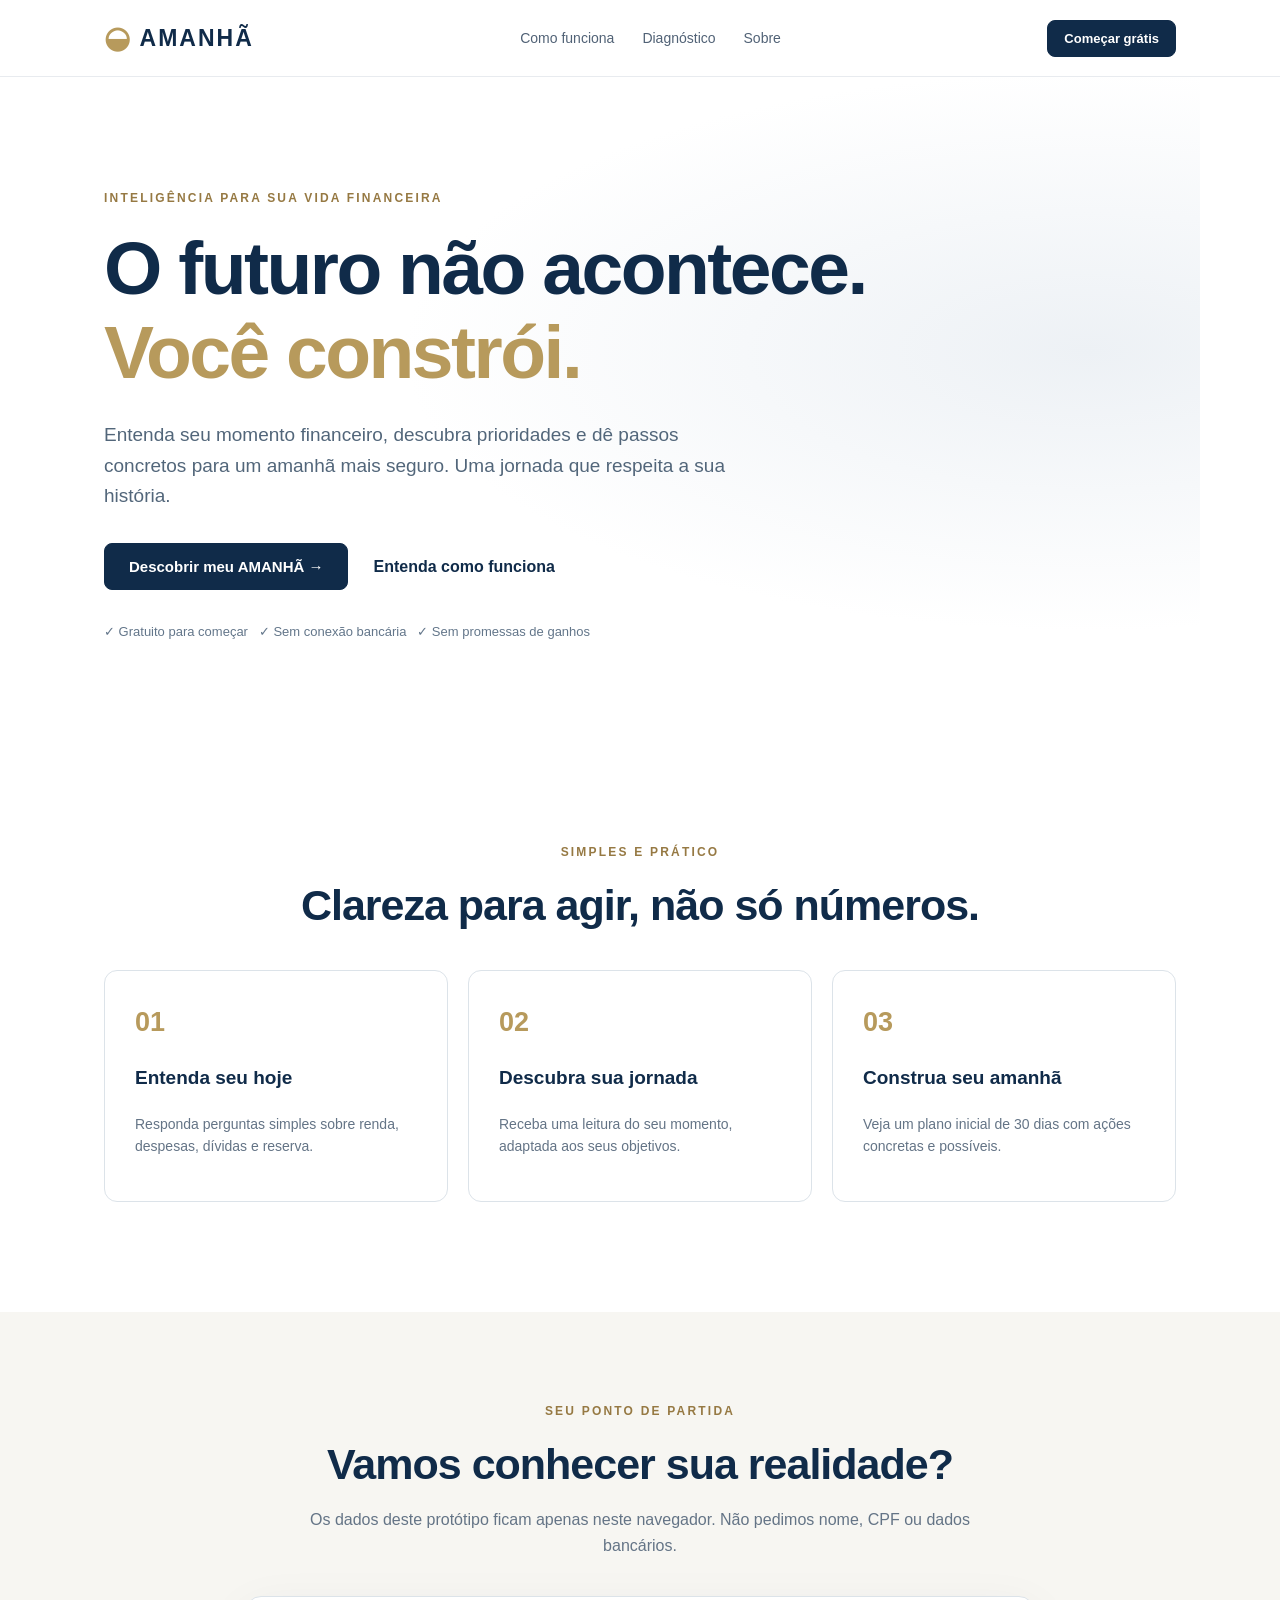
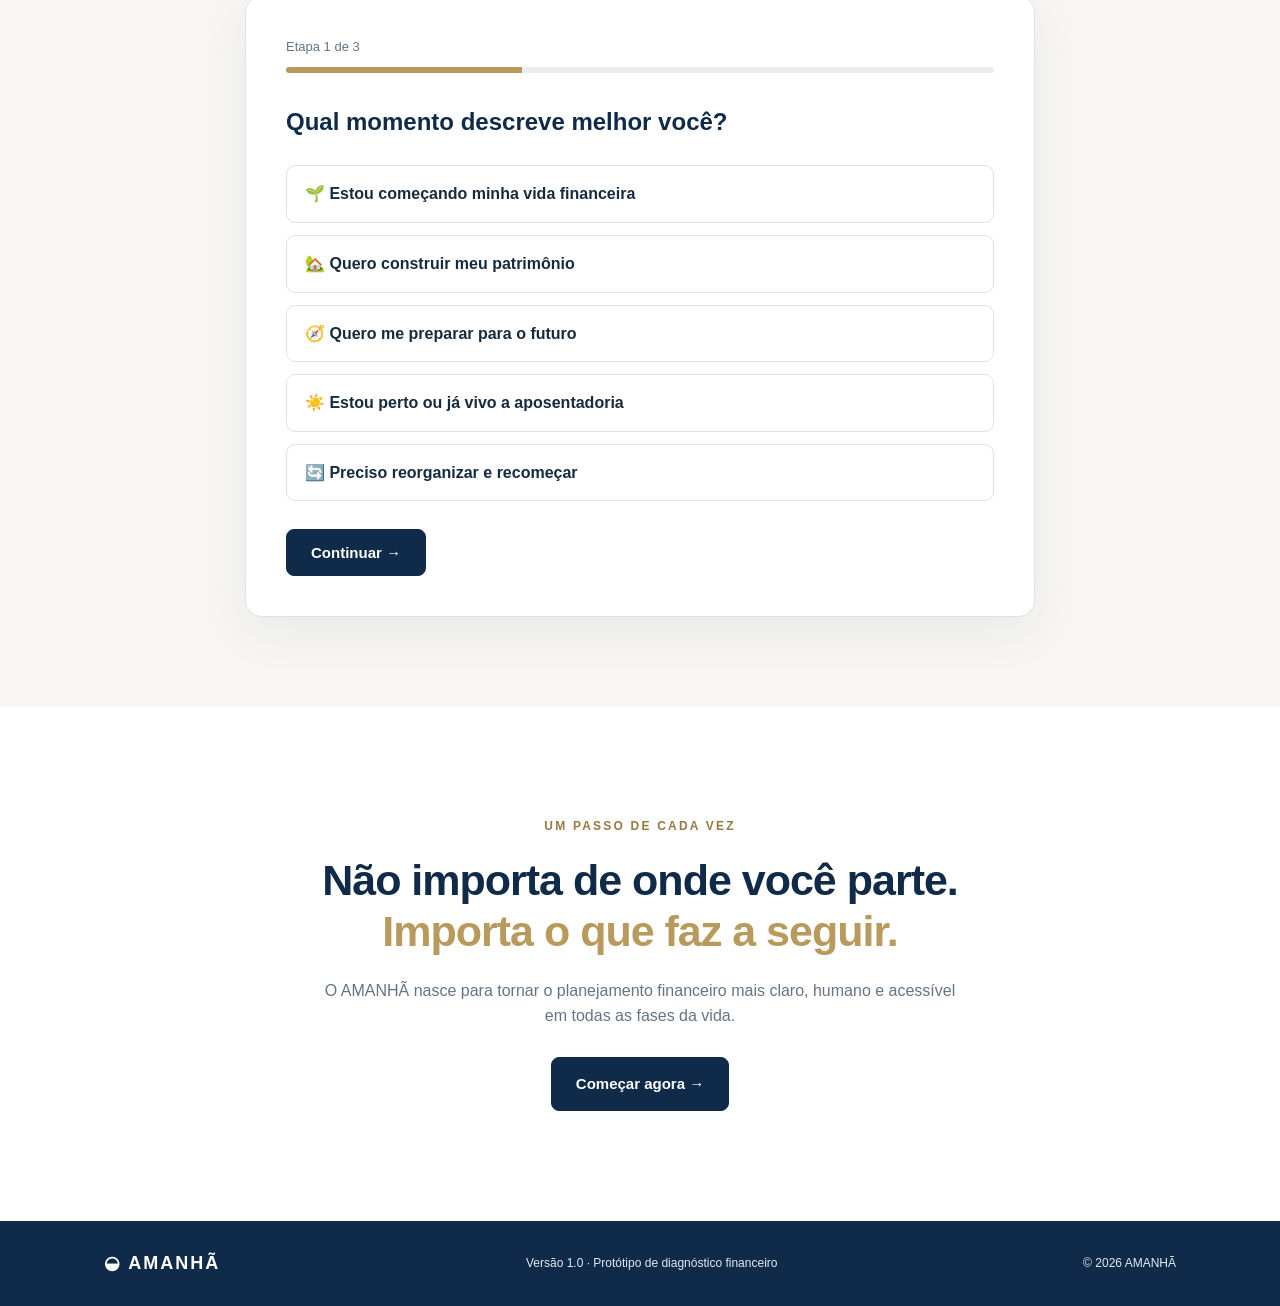
<file: amanha-v1/index.html>
<!doctype html><html lang="pt-BR"><head><meta charset="utf-8"><meta name="viewport" content="width=device-width,initial-scale=1"><meta name="theme-color" content="#102b49"><title>AMANHÃ | Seu futuro começa hoje</title><link rel="stylesheet" href="styles.css"></head><body><header><div class="wrap nav"><a class="logo" href="#inicio"><span class="sun">◒</span> AMANHÃ</a><nav><a href="#como">Como funciona</a><a href="#diagnostico">Diagnóstico</a><a href="#sobre">Sobre</a></nav><button id="startTop" class="small">Começar grátis</button></div></header><main><section id="inicio" class="hero wrap"><div class="eyebrow">INTELIGÊNCIA PARA SUA VIDA FINANCEIRA</div><h1>O futuro não acontece.<br><em>Você constrói.</em></h1><p>Entenda seu momento financeiro, descubra prioridades e dê passos concretos para um amanhã mais seguro. Uma jornada que respeita a sua história.</p><div class="actions"><button id="startHero">Descobrir meu AMANHÃ →</button><a class="secondary" href="#como">Entenda como funciona</a></div><div class="trust">✓ Gratuito para começar &nbsp; ✓ Sem conexão bancária &nbsp; ✓ Sem promessas de ganhos</div></section><section id="como" class="wrap"><div class="sectionhead"><div class="eyebrow">SIMPLES E PRÁTICO</div><h2>Clareza para agir, não só números.</h2></div><div class="cards"><article><div class="symbol">01</div><h3>Entenda seu hoje</h3><p>Responda perguntas simples sobre renda, despesas, dívidas e reserva.</p></article><article><div class="symbol">02</div><h3>Descubra sua jornada</h3><p>Receba uma leitura do seu momento, adaptada aos seus objetivos.</p></article><article><div class="symbol">03</div><h3>Construa seu amanhã</h3><p>Veja um plano inicial de 30 dias com ações concretas e possíveis.</p></article></div></section><section id="diagnostico" class="form-section"><div class="wrap"><div class="sectionhead"><div class="eyebrow">SEU PONTO DE PARTIDA</div><h2>Vamos conhecer sua realidade?</h2><p>Os dados deste protótipo ficam apenas neste navegador. Não pedimos nome, CPF ou dados bancários.</p></div><div class="panel"><div id="wizard"><div class="progress"><span id="progressText">Etapa 1 de 3</span><div class="track"><div id="progressBar"></div></div></div><form id="diagForm" novalidate><div class="step" data-step="1"><h3>Qual momento descreve melhor você?</h3><div class="choices"><label><input type="radio" name="journey" value="comecar" required><span>🌱 Estou começando minha vida financeira</span></label><label><input type="radio" name="journey" value="construir"><span>🏡 Quero construir meu patrimônio</span></label><label><input type="radio" name="journey" value="consolidar"><span>🧭 Quero me preparar para o futuro</span></label><label><input type="radio" name="journey" value="viver"><span>☀️ Estou perto ou já vivo a aposentadoria</span></label><label><input type="radio" name="journey" value="recomecar"><span>🔄 Preciso reorganizar e recomeçar</span></label></div></div><div class="step hidden" data-step="2"><h3>Como estão suas finanças hoje?</h3><div class="fields"><label>Renda mensal total (R$)<input name="income" type="number" min="0" max="100000000" step="0.01" placeholder="Ex.: 6000" required></label><label>Despesas mensais totais (R$)<input name="expenses" type="number" min="0" max="100000000" step="0.01" placeholder="Ex.: 4800" required></label><label>Valor disponível em reserva (R$)<input name="reserve" type="number" min="0" max="100000000" step="0.01" placeholder="Ex.: 3000" required></label><label>Total aproximado de dívidas (R$)<input name="debt" type="number" min="0" max="100000000" step="0.01" placeholder="Ex.: 10000" required></label></div></div><div class="step hidden" data-step="3"><h3>Qual sua prioridade neste momento?</h3><div class="choices"><label><input type="radio" name="goal" value="equilibrar" required><span>Equilibrar meu orçamento</span></label><label><input type="radio" name="goal" value="dividas"><span>Organizar e reduzir dívidas</span></label><label><input type="radio" name="goal" value="reserva"><span>Criar minha reserva de emergência</span></label><label><input type="radio" name="goal" value="futuro"><span>Planejar objetivos de longo prazo</span></label></div></div><p id="error" role="alert" class="error hidden"></p><div class="formactions"><button type="button" class="outline hidden" id="back">← Voltar</button><button type="button" id="next">Continuar →</button><button type="submit" class="hidden" id="finish">Ver meu diagnóstico →</button></div></form></div><div id="results" class="hidden" aria-live="polite"><div class="resulthead"><div class="eyebrow">SEU DIAGNÓSTICO INICIAL</div><h2 id="resultTitle"></h2><p id="resultIntro"></p></div><div class="metrics"><div><small>Saldo mensal estimado</small><strong id="balance"></strong></div><div><small>Reserva em meses de despesas</small><strong id="coverage"></strong></div><div><small>Dívidas informadas</small><strong id="debts"></strong></div></div><div class="notice" id="insight"></div><h3>Seu plano de ação para os próximos 30 dias</h3><div id="tasks" class="tasks"></div><div class="resultactions"><button id="print">Imprimir / salvar em PDF</button><button class="outline" id="restart">Novo diagnóstico</button></div><p class="disclaimer">Esta é uma orientação educacional inicial baseada exclusivamente nos valores informados. Não é aconselhamento financeiro individualizado, nem substitui a avaliação de um profissional. As projeções não garantem resultados.</p></div></div></div></section><section id="sobre" class="wrap closing"><div class="eyebrow">UM PASSO DE CADA VEZ</div><h2>Não importa de onde você parte.<br><em>Importa o que faz a seguir.</em></h2><p>O AMANHÃ nasce para tornar o planejamento financeiro mais claro, humano e acessível em todas as fases da vida.</p><a class="primarylink" href="#diagnostico">Começar agora →</a></section></main><footer><div class="wrap foot"><strong>◒ AMANHÃ</strong><span>Versão 1.0 · Protótipo de diagnóstico financeiro</span><span>© 2026 AMANHÃ</span></div></footer><script src="app.js" defer></script></body></html>
</file>
<file: amanha-v1/styles.css>
:root{--navy:#102b49;--navy2:#173a5d;--gold:#b79a5c;--cream:#f7f6f2;--ink:#172b3f;--muted:#647486;--line:#dce3e9}*{box-sizing:border-box}html{scroll-behavior:smooth}body{margin:0;font-family:Inter,-apple-system,BlinkMacSystemFont,"Segoe UI",sans-serif;color:var(--ink);background:white;line-height:1.6}.wrap{max-width:1120px;margin:auto;padding:0 24px}header{border-bottom:1px solid #e8ebef;background:#fff;position:sticky;top:0;z-index:5}.nav{height:76px;display:flex;align-items:center;justify-content:space-between;gap:20px}.logo{text-decoration:none;color:var(--navy);font-size:23px;font-weight:800;letter-spacing:2px}.sun{color:var(--gold);font-size:30px;vertical-align:-2px}nav{display:flex;gap:28px}nav a{color:#516276;text-decoration:none;font-size:14px}button,.primarylink{background:var(--navy);color:white;border:1px solid var(--navy);border-radius:8px;padding:14px 24px;font-weight:700;cursor:pointer;font-size:15px;text-decoration:none;display:inline-block}button:hover,.primarylink:hover{background:var(--navy2)}button.small{padding:10px 16px;font-size:13px}.hero{padding-top:112px;padding-bottom:120px;background:radial-gradient(ellipse at 90% 40%,#edf1f5 0,transparent 48%)}.eyebrow{font-size:12px;font-weight:800;letter-spacing:2.2px;color:#967943;margin-bottom:18px}h1{font-size:clamp(42px,6vw,75px);line-height:1.12;letter-spacing:-2.5px;color:var(--navy);margin:0 0 26px}h1 em,h2 em{font-style:normal;color:var(--gold)}.hero p{font-size:19px;color:#52667a;max-width:640px}.actions{display:flex;align-items:center;gap:25px;margin:32px 0}.secondary{color:var(--navy);font-weight:650;text-decoration:none}.trust{font-size:13px;color:#63768a}.sectionhead{text-align:center;max-width:720px;margin:0 auto 38px}.sectionhead h2,.closing h2{font-size:clamp(29px,4vw,43px);color:var(--navy);line-height:1.2;margin:0 0 14px;letter-spacing:-1px}.sectionhead p{color:var(--muted)}#como{padding-top:80px;padding-bottom:110px}.cards{display:grid;grid-template-columns:repeat(3,1fr);gap:20px}.cards article{border:1px solid var(--line);padding:30px;border-radius:13px;background:white}.symbol{color:var(--gold);font-size:27px;font-weight:800}.cards h3{font-size:19px;color:var(--navy)}.cards p{color:var(--muted);font-size:14px}.form-section{background:var(--cream);padding:90px 0}.panel{background:white;border:1px solid var(--line);box-shadow:0 15px 50px #102b4910;border-radius:16px;padding:40px;max-width:790px;margin:auto}.progress{font-size:13px;color:var(--muted);margin-bottom:30px}.track{height:6px;background:#e9edf0;border-radius:20px;margin-top:9px;overflow:hidden}#progressBar{height:100%;width:33.333%;background:var(--gold);transition:width .2s}.step h3{font-size:24px;color:var(--navy);margin:0 0 24px}.choices{display:grid;gap:12px}.choices label{display:block;cursor:pointer}.choices input{position:absolute;opacity:0}.choices span{display:block;border:1px solid var(--line);border-radius:9px;padding:15px 18px;font-weight:550}.choices input:checked+span{border-color:var(--gold);background:#faf7ee}.choices input:focus-visible+span{outline:3px solid #92b8e4}.fields{display:grid;grid-template-columns:1fr 1fr;gap:18px}.fields label{font-weight:600;font-size:14px}.fields input{display:block;width:100%;margin-top:8px;border:1px solid #cdd6de;border-radius:8px;padding:14px;font-size:16px;color:var(--navy)}.formactions,.resultactions{display:flex;justify-content:space-between;gap:12px;margin-top:28px}.outline{background:white;color:var(--navy)}.outline:hover{background:#f0f3f6}.error{color:#9d3030;background:#fff0f0;padding:10px;border-radius:7px}.hidden{display:none!important}.resulthead h2{font-size:32px;color:var(--navy);margin:0}.resulthead p{color:var(--muted)}.metrics{display:grid;grid-template-columns:repeat(3,1fr);gap:12px;margin:28px 0}.metrics>div{padding:18px;background:#f2f5f7;border-radius:10px}.metrics small{display:block;color:var(--muted)}.metrics strong{display:block;color:var(--navy);font-size:23px;margin-top:8px}.notice{border-left:4px solid var(--gold);background:#faf8f1;padding:18px;margin:24px 0}.tasks{display:grid;gap:12px}.task{border:1px solid var(--line);padding:13px 16px;border-radius:9px;display:flex;gap:12px;align-items:start}.task input{margin-top:6px;accent-color:var(--navy)}.task.done span{text-decoration:line-through;color:var(--muted)}.disclaimer{font-size:12px;color:var(--muted);margin-top:25px}.closing{text-align:center;padding-top:110px;padding-bottom:110px}.closing p{color:var(--muted);max-width:650px;margin:20px auto 28px}footer{background:var(--navy);color:#e2eaf2}.foot{display:flex;justify-content:space-between;align-items:center;gap:20px;padding-top:28px;padding-bottom:28px;font-size:12px}.foot strong{letter-spacing:2px;color:white;font-size:18px}@media(max-width:700px){.nav{height:66px}nav{display:none}.hero{padding-top:75px;padding-bottom:85px}h1{letter-spacing:-1px}.hero p{font-size:17px}.actions{align-items:stretch;flex-direction:column;gap:15px}.cards,.fields,.metrics{grid-template-columns:1fr}.panel{padding:22px}.form-section{padding:60px 0}.foot{flex-direction:column;align-items:start}.resultactions{flex-direction:column}.resultactions button{width:100%}}@media print{header,.hero,#como,.sectionhead,.closing,footer,.formactions,.resultactions{display:none!important}.form-section{padding:0;background:white}.panel{border:0;box-shadow:none;max-width:none}#wizard{display:none!important}#results{display:block!important}}
</file>
